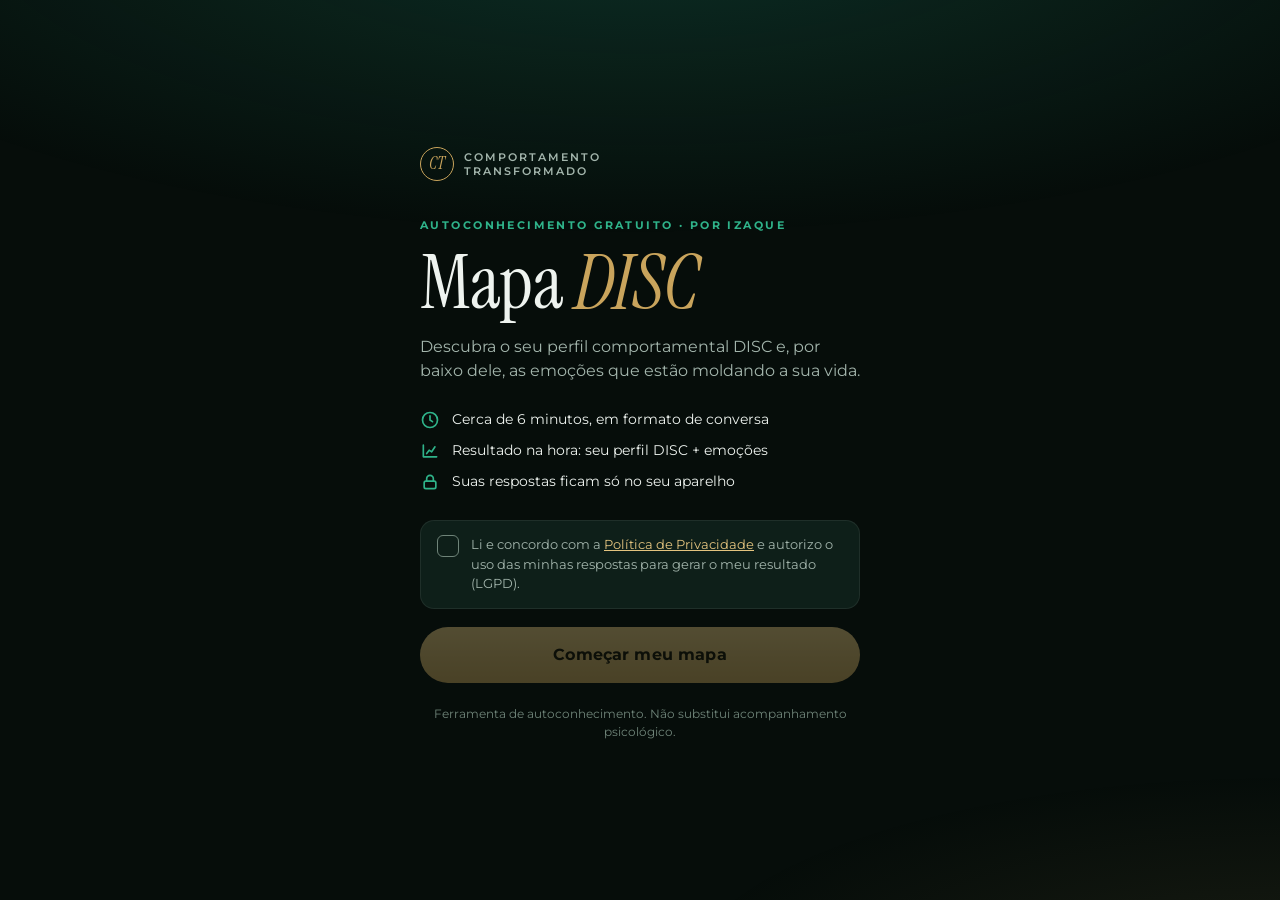
<file: index.html>
<!doctype html>
<html lang="pt-BR">
<head>
<meta charset="utf-8">
<meta name="viewport" content="width=device-width, initial-scale=1, viewport-fit=cover">
<title>Mapa DISC · Izaque · Comportamento Transformado</title>
<meta name="description" content="Descubra o seu perfil DISC e as emoções por trás dele. Ferramenta de autoconhecimento com resultado na hora.">
<meta name="theme-color" content="#060D0A">
<!-- Open Graph: URLs absolutas (Instagram/WhatsApp não leem caminho relativo). Se mudar o domínio, troque https://izaquesoul-alt.github.io/mapa-disc/ em todas as ocorrências. -->
<meta property="og:type" content="website">
<meta property="og:locale" content="pt_BR">
<meta property="og:site_name" content="Comportamento Transformado">
<meta property="og:title" content="Mapa DISC · Descubra o seu perfil e o que move você">
<meta property="og:description" content="Seu perfil DISC e as emoções por trás dele. Ferramenta de autoconhecimento, com resultado na hora. Por Izaque.">
<meta property="og:image" content="https://izaquesoul-alt.github.io/mapa-disc/og.png">
<meta property="og:image:width" content="1200">
<meta property="og:image:height" content="630">
<meta property="og:image:alt" content="Mapa DISC, por Izaque">
<meta property="og:url" content="https://izaquesoul-alt.github.io/mapa-disc/">
<link rel="canonical" href="https://izaquesoul-alt.github.io/mapa-disc/">
<meta name="twitter:card" content="summary_large_image">
<meta name="twitter:title" content="Mapa DISC · Descubra o seu perfil e o que move você">
<meta name="twitter:description" content="Seu perfil DISC e as emoções por trás dele, com resultado na hora.">
<meta name="twitter:image" content="https://izaquesoul-alt.github.io/mapa-disc/og.png">
<link rel="preload" href="fonts/Montserrat-Variable.woff2" as="font" type="font/woff2" crossorigin>
<link rel="preload" href="fonts/InstrumentSerif-Italic.woff2" as="font" type="font/woff2" crossorigin>
<link rel="icon" href="data:image/svg+xml,%3Csvg xmlns='http://www.w3.org/2000/svg' viewBox='0 0 64 64'%3E%3Ccircle cx='32' cy='32' r='30' fill='%230C3B2E' stroke='%23C9A45C' stroke-width='3'/%3E%3Ctext x='32' y='43' text-anchor='middle' font-family='Georgia' font-style='italic' font-size='32' fill='%23E4C47F'%3EM%3C/text%3E%3C/svg%3E">
<link rel="stylesheet" href="styles.css?v=6">
</head>
<body>

<!-- 1. Boas-vindas + consentimento -->
<main id="welcome" class="screen active" aria-labelledby="w-title">
  <div class="welcome-inner">
    <div class="brand">
      <div class="brand-mark" aria-hidden="true">CT</div>
      <div class="brand-name">Comportamento<br>Transformado</div>
    </div>
    <div class="eyebrow">Autoconhecimento gratuito · por Izaque</div>
    <h1 id="w-title" class="welcome-title">Mapa <em>DISC</em></h1>
    <p class="welcome-sub">Descubra o seu perfil comportamental DISC e, por baixo dele, as emoções que estão moldando a sua vida.</p>
    <ul class="perks">
      <li><svg viewBox="0 0 24 24" fill="none" stroke="currentColor" stroke-width="2" stroke-linecap="round"><circle cx="12" cy="12" r="9"/><path d="M12 7v5l3 2"/></svg><span id="w-time">Cerca de 5 minutos, em formato de conversa</span></li>
      <li><svg viewBox="0 0 24 24" fill="none" stroke="currentColor" stroke-width="2" stroke-linecap="round" stroke-linejoin="round"><path d="M4 19V5M4 19h16M8 15l3-4 3 2 4-6"/></svg><span>Resultado na hora: seu perfil DISC + emoções</span></li>
      <li><svg viewBox="0 0 24 24" fill="none" stroke="currentColor" stroke-width="2" stroke-linecap="round" stroke-linejoin="round"><rect x="5" y="11" width="14" height="9" rx="2"/><path d="M8 11V8a4 4 0 0 1 8 0v3"/></svg><span>Suas respostas ficam só no seu aparelho</span></li>
    </ul>
    <label class="consent">
      <input type="checkbox" id="consent">
      <span>Li e concordo com a <a href="privacidade.html" target="_blank" rel="noopener">Política de Privacidade</a> e autorizo o uso das minhas respostas para gerar o meu resultado (LGPD).</span>
    </label>
    <div class="resume" id="start-area">
      <button class="btn btn-gold btn-block" id="btn-start" disabled>Começar meu mapa</button>
    </div>
    <p class="welcome-foot">Ferramenta de autoconhecimento. Não substitui acompanhamento psicológico.</p>
  </div>
</main>

<!-- 2. Chat -->
<section id="chat" class="screen" aria-label="Conversa com Izaque">
  <header class="chat-head">
    <div class="head-row">
      <button class="icon-btn" id="btn-back" aria-label="Voltar uma pergunta" disabled>
        <svg viewBox="0 0 24 24" fill="none" stroke="currentColor" stroke-width="2.2" stroke-linecap="round" stroke-linejoin="round"><path d="M15 5l-7 7 7 7"/></svg>
      </button>
      <div class="avatar" id="avatar" aria-hidden="true">I</div>
      <div class="who">
        <div class="who-name">Izaque</div>
        <div class="who-status" id="status" aria-live="polite">online</div>
      </div>
    </div>
    <div class="progress-wrap">
      <div class="progress-meta"><span id="prog-section">&nbsp;</span><span id="prog-count"></span></div>
      <div class="progress" role="progressbar" aria-valuemin="0" aria-valuemax="100" aria-valuenow="0" id="progress"><div class="progress-bar" id="progress-bar"></div></div>
    </div>
  </header>
  <div class="log" id="log" aria-live="polite"></div>
  <div class="composer" id="composer" hidden></div>
</section>

<!-- 3. Resultado -->
<main id="result" class="screen" aria-label="Seu resultado"></main>

<script src="data.js?v=6"></script>
<script src="app.js?v=6"></script>
</body>
</html>
</file>
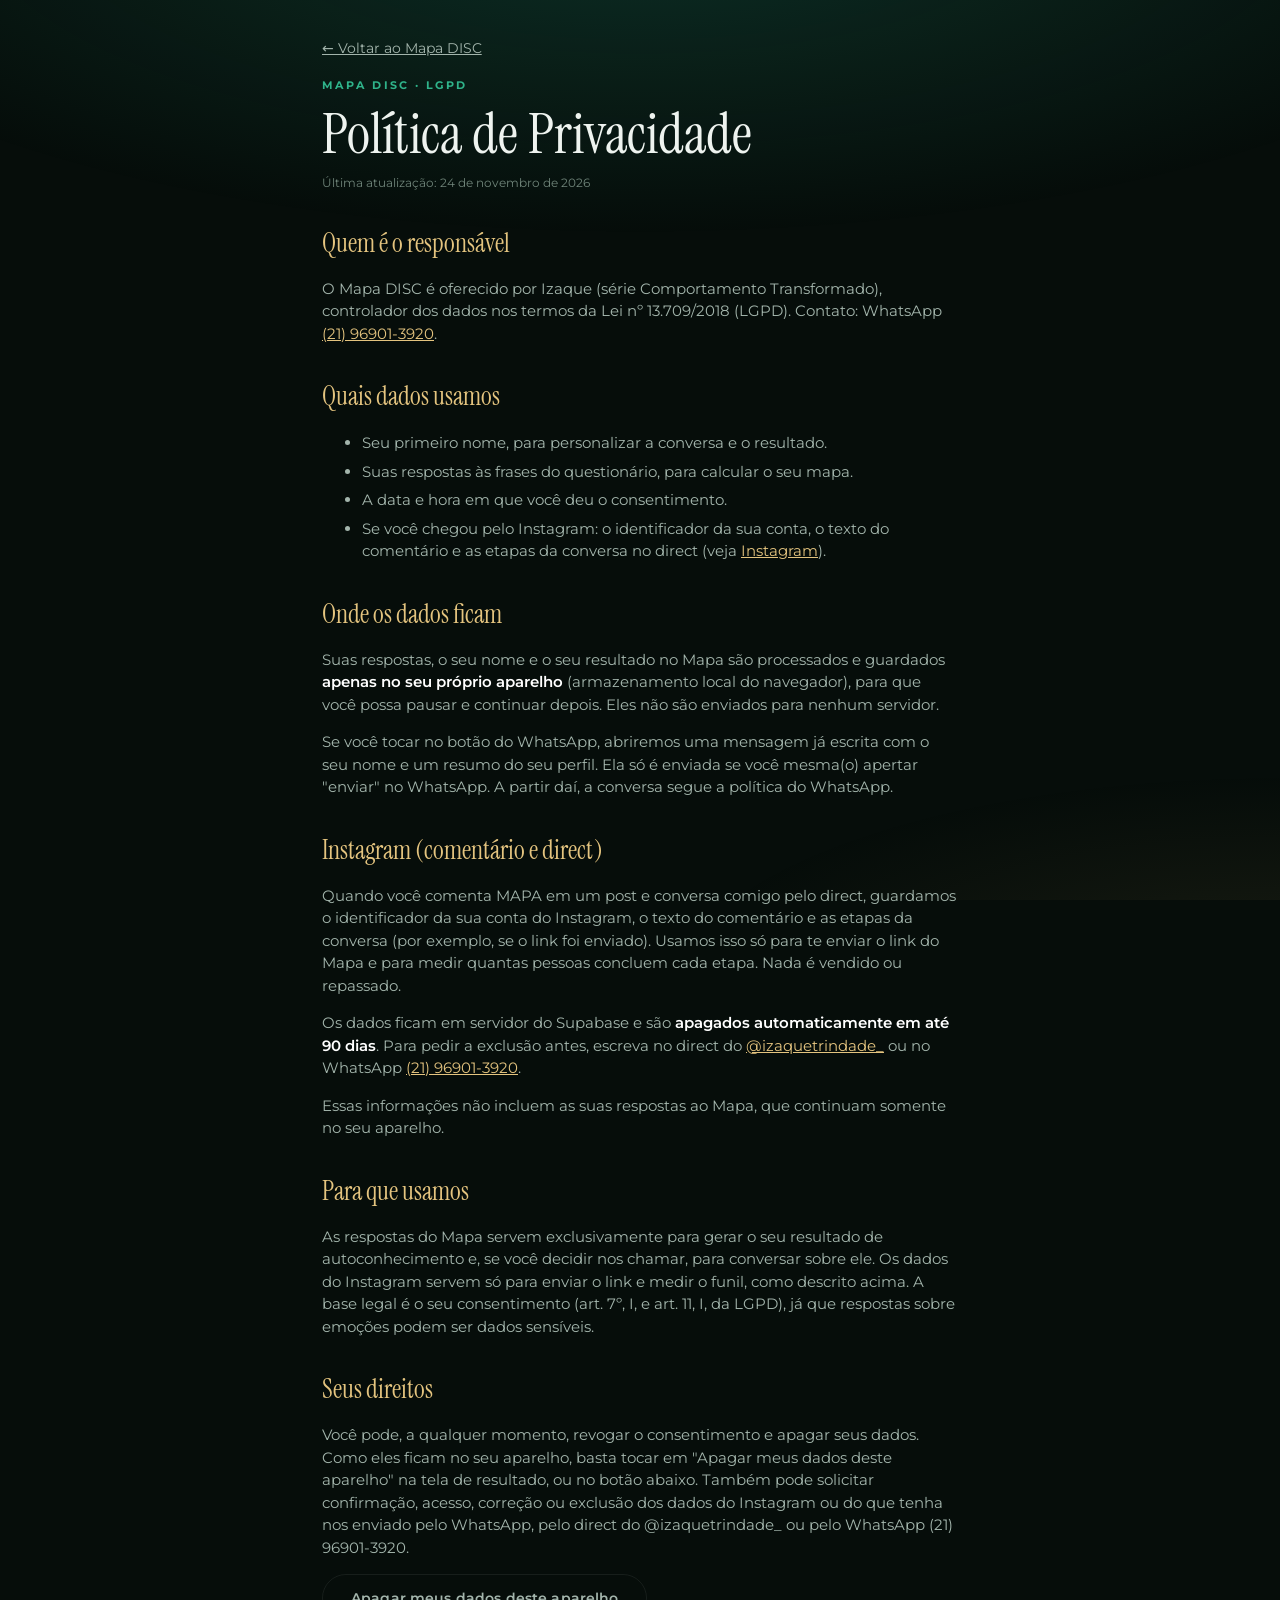
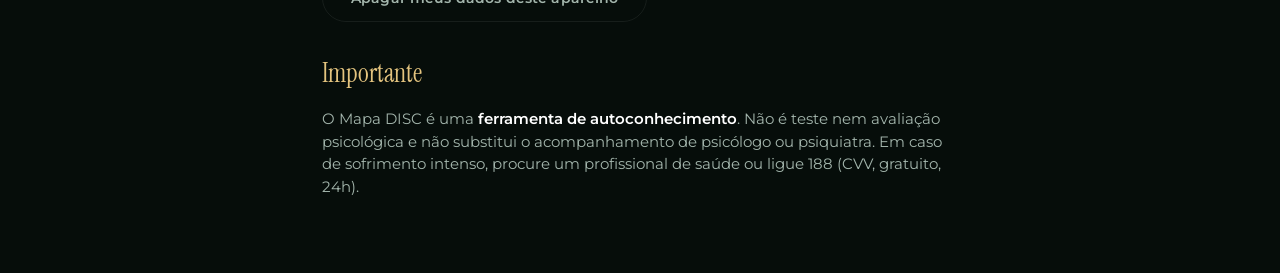
<file: privacidade.html>
<!doctype html>
<html lang="pt-BR">
<head>
<meta charset="utf-8">
<meta name="viewport" content="width=device-width, initial-scale=1, viewport-fit=cover">
<title>Política de Privacidade · Mapa DISC</title>
<meta name="theme-color" content="#060D0A">
<meta name="description" content="Política de Privacidade do Mapa DISC e da automação do Instagram (comentário e direct).">
<link rel="canonical" href="https://izaquesoul-alt.github.io/mapa-disc/privacidade.html">
<link rel="stylesheet" href="styles.css?v=6">
<style>
  /* fallback mínimo: a página abre legível mesmo sem styles.css */
  body { margin: 0; background: #060D0A; color: #EEF3EF; font-family: Montserrat, system-ui, Arial, sans-serif; line-height: 1.5; }
  a { color: #E4C47F; }
  .policy { max-width: 680px; margin: 0 auto; padding: 36px 22px 60px; }
  .policy h1 { font-family: var(--serif); font-weight: 400; font-size: clamp(40px, 10vw, 56px); line-height: 1; margin: 12px 0 8px; }
  .policy h2 { font-family: var(--serif); font-weight: 400; font-size: 26px; margin: 32px 0 6px; color: var(--gold-hi); }
  .policy p, .policy li { color: var(--muted); font-size: 15px; }
  .policy li { margin-bottom: 6px; }
  .policy .upd { font-size: 12px; color: var(--dim); }
  .policy .back { display: inline-block; margin-bottom: 18px; color: var(--muted); font-size: 14px; }
  .todo { background: rgba(201,164,92,.12); color: var(--gold-hi); padding: 0 4px; border-radius: 4px; }
</style>
</head>
<body>
<main class="policy">
  <a class="back" href="index.html">← Voltar ao Mapa DISC</a>
  <div class="eyebrow">Mapa DISC · LGPD</div>
  <h1>Política de Privacidade</h1>
  <p class="upd">Última atualização: 24 de novembro de 2026</p>

  <h2>Quem é o responsável</h2>
  <p>O Mapa DISC é oferecido por Izaque (série Comportamento Transformado), controlador dos dados nos termos da Lei nº 13.709/2018 (LGPD). Contato: WhatsApp <a href="https://wa.me/5521969013920">(21) 96901-3920</a>.</p>

  <h2>Quais dados usamos</h2>
  <ul>
    <li>Seu primeiro nome, para personalizar a conversa e o resultado.</li>
    <li>Suas respostas às frases do questionário, para calcular o seu mapa.</li>
    <li>A data e hora em que você deu o consentimento.</li>
    <li>Se você chegou pelo Instagram: o identificador da sua conta, o texto do comentário e as etapas da conversa no direct (veja <a href="#instagram">Instagram</a>).</li>
  </ul>

  <h2>Onde os dados ficam</h2>
  <p>Suas respostas, o seu nome e o seu resultado no Mapa são processados e guardados <b>apenas no seu próprio aparelho</b> (armazenamento local do navegador), para que você possa pausar e continuar depois. Eles não são enviados para nenhum servidor.</p>
  <p>Se você tocar no botão do WhatsApp, abriremos uma mensagem já escrita com o seu nome e um resumo do seu perfil. Ela só é enviada se você mesma(o) apertar "enviar" no WhatsApp. A partir daí, a conversa segue a política do WhatsApp.</p>

  <h2 id="instagram">Instagram (comentário e direct)</h2>
  <p>Quando você comenta MAPA em um post e conversa comigo pelo direct, guardamos o identificador da sua conta do Instagram, o texto do comentário e as etapas da conversa (por exemplo, se o link foi enviado). Usamos isso só para te enviar o link do Mapa e para medir quantas pessoas concluem cada etapa. Nada é vendido ou repassado.</p>
  <p>Os dados ficam em servidor do Supabase e são <b>apagados automaticamente em até 90 dias</b>. Para pedir a exclusão antes, escreva no direct do <a href="https://instagram.com/izaquetrindade_" target="_blank" rel="noopener">@izaquetrindade_</a> ou no WhatsApp <a href="https://wa.me/5521969013920">(21) 96901-3920</a>.</p>
  <p>Essas informações não incluem as suas respostas ao Mapa, que continuam somente no seu aparelho.</p>

  <h2>Para que usamos</h2>
  <p>As respostas do Mapa servem exclusivamente para gerar o seu resultado de autoconhecimento e, se você decidir nos chamar, para conversar sobre ele. Os dados do Instagram servem só para enviar o link e medir o funil, como descrito acima. A base legal é o seu consentimento (art. 7º, I, e art. 11, I, da LGPD), já que respostas sobre emoções podem ser dados sensíveis.</p>

  <h2>Seus direitos</h2>
  <p>Você pode, a qualquer momento, revogar o consentimento e apagar seus dados. Como eles ficam no seu aparelho, basta tocar em "Apagar meus dados deste aparelho" na tela de resultado, ou no botão abaixo. Também pode solicitar confirmação, acesso, correção ou exclusão dos dados do Instagram ou do que tenha nos enviado pelo WhatsApp, pelo direct do @izaquetrindade_ ou pelo WhatsApp (21) 96901-3920.</p>
  <p><button class="btn btn-ghost" id="erase">Apagar meus dados deste aparelho</button> <span id="erased" style="font-size:13px;color:var(--emerald-hi)"></span></p>

  <h2>Importante</h2>
  <p>O Mapa DISC é uma <b>ferramenta de autoconhecimento</b>. Não é teste nem avaliação psicológica e não substitui o acompanhamento de psicólogo ou psiquiatra. Em caso de sofrimento intenso, procure um profissional de saúde ou ligue 188 (CVV, gratuito, 24h).</p>
</main>
<script>
document.getElementById("erase").addEventListener("click", function () {
  try { Object.keys(localStorage).forEach(function (k) { if (k.indexOf("mapaEmocional:") === 0) localStorage.removeItem(k); }); } catch (e) {}
  document.getElementById("erased").textContent = "Pronto, dados apagados.";
});
</script>
</body>
</html>
</file>
<file: styles.css>
/* Mapa Emocional · Comportamento Transformado */
@font-face { font-family: "Instrument Serif"; src: url(fonts/InstrumentSerif-Regular.woff2) format("woff2"); font-style: normal; font-weight: 400; font-display: swap; }
@font-face { font-family: "Instrument Serif"; src: url(fonts/InstrumentSerif-Italic.woff2) format("woff2"); font-style: italic; font-weight: 400; font-display: swap; }
@font-face { font-family: "Montserrat"; src: url(fonts/Montserrat-Variable.woff2) format("woff2"); font-weight: 100 900; font-style: normal; font-display: swap; }

:root {
  --bg: #060D0A;
  --bg-2: #0A1712;
  --card: #0E1F19;
  --card-2: #132A22;
  --line: rgba(201, 164, 92, .16);
  --line-soft: rgba(255, 255, 255, .07);
  --emerald: #1F8A6E;
  --emerald-hi: #2FB38A;
  --emerald-deep: #0C3B2E;
  --gold: #C9A45C;
  --gold-hi: #E4C47F;
  --text: #EEF3EF;
  --muted: #A3B5AC;
  --dim: #6F8479;
  --serif: "Instrument Serif", "Iowan Old Style", "Palatino Linotype", Georgia, serif;
  --sans: "Montserrat", system-ui, -apple-system, "Segoe UI", Roboto, Arial, sans-serif;
  --radius: 18px;
  --vh: 100vh;
}
@supports (height: 100dvh) { :root { --vh: 100dvh; } }

* { box-sizing: border-box; }
html, body { margin: 0; height: 100%; }
body {
  background: var(--bg);
  color: var(--text);
  font-family: var(--sans);
  font-size: 16px;
  line-height: 1.5;
  -webkit-font-smoothing: antialiased;
  -webkit-tap-highlight-color: transparent;
}
body::before {
  content: ""; position: fixed; inset: 0; z-index: -1; pointer-events: none;
  background:
    radial-gradient(120% 60% at 50% -10%, rgba(31, 138, 110, .28), transparent 60%),
    radial-gradient(80% 40% at 100% 110%, rgba(201, 164, 92, .10), transparent 60%);
}
b, strong { font-weight: 600; color: #fff; }
a { color: var(--gold-hi); }
button { font: inherit; color: inherit; cursor: pointer; }
.screen { display: none; }
.screen.active { display: flex; }
.eyebrow {
  font-size: 11px; font-weight: 700; letter-spacing: .22em; text-transform: uppercase; color: var(--emerald-hi);
}
.serif { font-family: var(--serif); font-weight: 400; }
.gold { color: var(--gold); }

/* ---------- Botões ---------- */
.btn {
  display: inline-flex; align-items: center; justify-content: center; gap: 10px;
  min-height: 56px; padding: 0 28px; border: 0; border-radius: 999px;
  font-weight: 700; font-size: 16px; letter-spacing: .01em; text-decoration: none;
  transition: transform .15s ease, filter .2s ease, opacity .2s;
}
.btn:active { transform: scale(.98); }
.btn-gold {
  background: linear-gradient(180deg, var(--gold-hi), var(--gold));
  color: #1A1408; box-shadow: 0 10px 30px -10px rgba(201, 164, 92, .6);
}
.btn-gold:hover { filter: brightness(1.06); }
.btn-gold[disabled] { opacity: .35; box-shadow: none; cursor: not-allowed; }
.btn-ghost { background: transparent; color: var(--muted); border: 1px solid var(--line-soft); min-height: 48px; font-weight: 600; font-size: 14px; }
.btn-block { width: 100%; }

/* ---------- Tela inicial ---------- */
#welcome { min-height: var(--vh); flex-direction: column; align-items: center; justify-content: center; padding: 32px 22px 28px; }
.welcome-inner { width: 100%; max-width: 440px; }
.brand { display: flex; align-items: center; gap: 10px; margin-bottom: 36px; }
.brand-mark {
  width: 34px; height: 34px; border-radius: 50%; display: grid; place-items: center;
  border: 1px solid var(--gold); color: var(--gold); font-family: var(--serif); font-style: italic; font-size: 17px;
}
.brand-name { font-size: 11px; font-weight: 600; letter-spacing: .18em; text-transform: uppercase; color: var(--muted); line-height: 1.3; }
.welcome-title { font-family: var(--serif); font-weight: 400; font-size: clamp(54px, 15vw, 76px); line-height: .92; margin: 14px 0 18px; letter-spacing: -.01em; }
.welcome-title em { color: var(--gold); }
.welcome-sub { color: var(--muted); font-size: 16px; margin: 0 0 26px; }
.perks { list-style: none; padding: 0; margin: 0 0 28px; display: grid; gap: 10px; }
.perks li { display: flex; align-items: center; gap: 12px; font-size: 14px; color: var(--text); }
.perks svg { flex: none; width: 20px; height: 20px; color: var(--emerald-hi); }
.consent {
  display: flex; gap: 12px; align-items: flex-start; padding: 14px 16px; margin-bottom: 18px;
  background: var(--card); border: 1px solid var(--line-soft); border-radius: 14px; font-size: 13px; color: var(--muted); cursor: pointer;
}
.consent input { appearance: none; -webkit-appearance: none; flex: none; width: 22px; height: 22px; margin: 0; border-radius: 6px; border: 1.5px solid var(--dim); background: transparent; display: grid; place-items: center; cursor: pointer; }
.consent input:checked { background: var(--emerald); border-color: var(--emerald-hi); }
.consent input:checked::after { content: ""; width: 6px; height: 11px; border: solid #fff; border-width: 0 2px 2px 0; transform: translateY(-1px) rotate(45deg); }
.consent input:focus-visible { outline: 2px solid var(--gold); outline-offset: 2px; }
.resume { display: grid; gap: 10px; }
.welcome-foot { margin-top: 22px; font-size: 12px; color: var(--dim); text-align: center; }
.welcome-foot a { color: var(--muted); }

/* ---------- Chat ---------- */
#chat { height: var(--vh); flex-direction: column; max-width: 620px; margin: 0 auto; }
.chat-head { flex: none; padding: 12px 14px 0; background: linear-gradient(var(--bg) 70%, transparent); position: relative; z-index: 2; }
.head-row { display: flex; align-items: center; gap: 12px; }
.icon-btn { width: 40px; height: 40px; border-radius: 50%; border: 1px solid var(--line-soft); background: var(--card); display: grid; place-items: center; flex: none; transition: opacity .2s; }
.icon-btn[disabled] { opacity: .3; cursor: default; }
.icon-btn svg { width: 18px; height: 18px; }
.avatar { width: 42px; height: 42px; border-radius: 50%; flex: none; display: grid; place-items: center; background: radial-gradient(circle at 30% 30%, var(--emerald-hi), var(--emerald-deep)); border: 1.5px solid var(--gold); font-family: var(--serif); font-style: italic; font-size: 20px; color: #fff; overflow: hidden; }
.avatar img { width: 100%; height: 100%; object-fit: cover; }
.who { flex: 1; min-width: 0; }
.who-name { font-weight: 700; font-size: 15px; }
.who-status { font-size: 12px; color: var(--emerald-hi); }
.progress-wrap { padding: 12px 2px 10px; }
.progress-meta { display: flex; justify-content: space-between; font-size: 11px; color: var(--dim); font-weight: 600; letter-spacing: .06em; margin-bottom: 6px; }
.progress { height: 4px; border-radius: 4px; background: var(--line-soft); overflow: hidden; }
.progress-bar { height: 100%; width: 0; background: linear-gradient(90deg, var(--emerald), var(--gold)); border-radius: 4px; transition: width .5s cubic-bezier(.2, .8, .2, 1); }

.log { flex: 1; overflow-y: auto; padding: 8px 14px 20px; display: flex; flex-direction: column; gap: 8px; overscroll-behavior: contain; scroll-behavior: smooth; }
.bubble { max-width: 86%; padding: 12px 16px; border-radius: 20px; font-size: 15.5px; line-height: 1.45; animation: pop .28s cubic-bezier(.2, .9, .3, 1.2) both; overflow-wrap: anywhere; }
.bubble.instant { animation: none; }
.bubble.izq { align-self: flex-start; background: var(--card-2); border: 1px solid var(--line-soft); border-bottom-left-radius: 6px; }
.bubble.izq.q { font-family: var(--serif); font-size: 21px; line-height: 1.25; border-color: var(--line); background: linear-gradient(160deg, #15352B, #0F241D); }
.bubble.me { align-self: flex-end; background: linear-gradient(180deg, var(--gold-hi), var(--gold)); color: #1A1408; font-weight: 600; border-bottom-right-radius: 6px; }
.bubble + .bubble.me, .bubble.me + .bubble.izq { margin-top: 6px; }
.divider { align-self: center; margin: 18px 0 8px; padding: 6px 14px; border-radius: 999px; border: 1px solid var(--line); font-size: 11px; font-weight: 700; letter-spacing: .14em; text-transform: uppercase; color: var(--gold); background: rgba(201, 164, 92, .05); animation: pop .3s both; }
.divider.instant { animation: none; }
.typing { align-self: flex-start; padding: 14px 18px; background: var(--card-2); border: 1px solid var(--line-soft); border-radius: 20px; border-bottom-left-radius: 6px; display: flex; gap: 5px; }
.typing i { width: 7px; height: 7px; border-radius: 50%; background: var(--muted); animation: blink 1.1s infinite; }
.typing i:nth-child(2) { animation-delay: .15s; }
.typing i:nth-child(3) { animation-delay: .3s; }
@keyframes blink { 0%, 60%, 100% { opacity: .25; transform: translateY(0); } 30% { opacity: 1; transform: translateY(-3px); } }
@keyframes pop { from { opacity: 0; transform: translateY(8px) scale(.97); } to { opacity: 1; transform: none; } }

.composer { flex: none; padding: 10px 14px calc(14px + env(safe-area-inset-bottom)); border-top: 1px solid var(--line-soft); background: rgba(6, 13, 10, .92); backdrop-filter: blur(10px); -webkit-backdrop-filter: blur(10px); }
.composer[hidden] { display: none; }
.likert { display: grid; gap: 7px; animation: pop .3s both; }
.likert button {
  display: flex; align-items: center; gap: 12px; min-height: 48px; padding: 8px 16px; text-align: left;
  border-radius: 14px; border: 1px solid var(--line-soft); background: var(--card); font-size: 14.5px; font-weight: 500;
  transition: background .15s, border-color .15s, transform .1s;
}
.likert button:hover { border-color: var(--line); background: var(--card-2); }
.likert button:active, .likert button.sel { transform: scale(.985); background: var(--emerald-deep); border-color: var(--emerald-hi); }
.likert .dot { flex: none; border-radius: 50%; border: 2px solid var(--emerald-hi); }
.likert .dot { --d: 18px; width: var(--d); height: var(--d); margin: 0 calc((20px - var(--d)) / 2); }
.likert button[data-v="2"] .dot, .likert button[data-v="4"] .dot { --d: 14px; }
.likert button[data-v="3"] .dot { --d: 10px; border-color: var(--dim); }
.likert button[data-v="4"] .dot, .likert button[data-v="5"] .dot { border-color: var(--gold); }
.likert button[data-v="5"] .dot { background: var(--gold); }
.likert button[data-v="1"] .dot { background: var(--emerald-hi); }
.name-form { display: flex; gap: 8px; animation: pop .3s both; }
.name-form input {
  flex: 1; min-width: 0; height: 54px; padding: 0 18px; border-radius: 999px; border: 1px solid var(--line);
  background: var(--card); color: var(--text); font: inherit; font-size: 16px; outline: none;
}
.name-form input:focus { border-color: var(--gold); }
.name-form button { width: 54px; height: 54px; border-radius: 50%; border: 0; flex: none; background: linear-gradient(180deg, var(--gold-hi), var(--gold)); color: #1A1408; display: grid; place-items: center; }
.name-form button svg { width: 20px; height: 20px; }

/* ---------- Resultado ---------- */
#result { flex-direction: column; align-items: center; padding: 28px 18px 48px; }
.res { width: 100%; max-width: 1080px; }
.res-hero { max-width: 720px; margin: 8px auto 28px; text-align: center; }
.res-hero h1 { font-family: var(--serif); font-weight: 400; font-size: clamp(40px, 10vw, 64px); line-height: 1; margin: 12px 0 18px; }
.res-hero h1 em { color: var(--gold); }
.summary { font-size: 17px; color: var(--text); line-height: 1.6; padding: 22px; border-radius: var(--radius); background: linear-gradient(160deg, #13342A, #0C1E18); border: 1px solid var(--line); text-align: left; }
.grid { display: grid; gap: 16px; }
.card { background: var(--card); border: 1px solid var(--line-soft); border-radius: var(--radius); padding: 22px 20px; }
.card h2 { font-family: var(--serif); font-weight: 400; font-size: 28px; line-height: 1.1; margin: 6px 0 4px; }
.card .lead { color: var(--muted); font-size: 13.5px; margin: 0 0 16px; }
.radar-wrap { display: flex; justify-content: center; }
.radar { width: 100%; max-width: 380px; height: auto; overflow: visible; }
.radar .grid-ring { fill: none; stroke: rgba(255, 255, 255, .08); }
.radar .axis { stroke: rgba(255, 255, 255, .08); }
.radar .shape { fill: rgba(47, 179, 138, .28); stroke: var(--gold); stroke-width: 2; stroke-linejoin: round; transform-box: view-box; transform-origin: 180px 175px; animation: grow 1s cubic-bezier(.2, .8, .2, 1) .2s both; }
.radar .pt { fill: var(--gold-hi); stroke: var(--bg); stroke-width: 2; animation: fade .4s 1s both; }
.radar .lbl { fill: var(--text); font-family: var(--sans); font-size: 13px; font-weight: 600; }
.radar .val { fill: var(--gold); font-family: var(--sans); font-size: 13px; font-weight: 700; }
@keyframes grow { from { transform: scale(0); opacity: 0; } to { transform: scale(1); opacity: 1; } }
@keyframes fade { from { opacity: 0; } to { opacity: 1; } }
.trait-list { list-style: none; margin: 18px 0 0; padding: 0; display: grid; gap: 10px; }
.trait-list li { display: flex; justify-content: space-between; gap: 12px; font-size: 13.5px; padding-top: 10px; border-top: 1px solid var(--line-soft); }
.trait-list span:first-child { color: var(--muted); }
.trait-list b { color: var(--text); }
.trait-list .num { color: var(--gold); font-weight: 700; font-variant-numeric: tabular-nums; }
.bars { display: grid; gap: 18px; }
.bar-top { display: flex; justify-content: space-between; align-items: baseline; gap: 12px; margin-bottom: 7px; }
.bar-name { font-weight: 600; font-size: 15px; }
.bar-pct { font-weight: 800; font-size: 18px; font-variant-numeric: tabular-nums; }
.bar-track { height: 10px; border-radius: 10px; background: rgba(255, 255, 255, .06); overflow: hidden; }
.bar-fill { height: 100%; border-radius: 10px; transform-origin: left center; animation: barIn 1.2s cubic-bezier(.2, .8, .2, 1) .3s both; }
@keyframes barIn { from { transform: scaleX(0); } to { transform: scaleX(1); } }
.bar-desc { font-size: 12.5px; color: var(--dim); margin-top: 6px; }
.section-title { display: flex; align-items: center; gap: 10px; margin: 34px 0 14px; }
.section-title h2 { font-family: var(--serif); font-weight: 400; font-size: 32px; margin: 0; }
.section-title .ic { width: 34px; height: 34px; border-radius: 50%; display: grid; place-items: center; flex: none; }
.section-title .ic svg { width: 18px; height: 18px; }
.ic-strong { background: rgba(47, 179, 138, .14); color: var(--emerald-hi); }
.ic-weak { background: rgba(217, 120, 95, .14); color: #E79A84; }
.ic-impact { background: rgba(201, 164, 92, .14); color: var(--gold); }
.tiles { display: grid; gap: 12px; }
.tile { background: var(--card); border: 1px solid var(--line-soft); border-left: 3px solid var(--emerald-hi); border-radius: 14px; padding: 16px 18px; }
.tile.weak { border-left-color: #D9785F; }
.tile.impact { border-left-color: var(--gold); }
.tile .tag { font-size: 10.5px; font-weight: 700; letter-spacing: .16em; text-transform: uppercase; color: var(--dim); }
.tile h3 { font-family: var(--serif); font-weight: 400; font-size: 23px; line-height: 1.15; margin: 4px 0 6px; }
.tile p { margin: 0; color: var(--muted); font-size: 14.5px; }
.cta-box { margin: 40px auto 0; max-width: 640px; text-align: center; padding: 30px 16px; border-radius: 24px; background: radial-gradient(120% 120% at 50% 0%, #17463A, #0B1A15); border: 1px solid var(--line); }
.cta-box h2 { font-family: var(--serif); font-weight: 400; font-size: clamp(30px, 8vw, 40px); line-height: 1.05; margin: 8px 0 10px; }
.cta-box p { color: var(--muted); margin: 0 0 22px; font-size: 15px; }
.cta-box .btn { min-height: 62px; font-size: 16px; padding: 0 18px; white-space: nowrap; }
@media (min-width: 760px) { .cta-box .btn { font-size: 17px; } }
.cta-box .btn svg { width: 22px; height: 22px; }
.disclaimer { max-width: 640px; margin: 26px auto 0; font-size: 12.5px; color: var(--dim); line-height: 1.6; padding: 14px 16px; border: 1px dashed rgba(255, 255, 255, .1); border-radius: 12px; display: flex; gap: 10px; }
.disclaimer svg { flex: none; width: 18px; height: 18px; color: var(--muted); margin-top: 1px; }
.res-foot { margin-top: 26px; display: flex; flex-wrap: wrap; gap: 8px 18px; justify-content: center; font-size: 12.5px; }
.linkish { background: none; border: 0; padding: 0; color: var(--muted); text-decoration: underline; font-size: 12.5px; }
.res-foot a { color: var(--muted); }


/* ---------- Bloco DISC ---------- */
.disc-seal { display: inline-flex; align-items: center; gap: 14px; margin: 0 auto 22px; padding: 10px 22px 10px 10px; border-radius: 999px; border: 1px solid var(--c); background: color-mix(in srgb, var(--c) 14%, transparent); background: rgba(255,255,255,.04); box-shadow: 0 0 0 6px rgba(255,255,255,.02), 0 18px 40px -20px var(--c); }
.seal-k { min-width: 64px; height: 64px; padding: 0 12px; border-radius: 999px; display: grid; place-items: center; background: var(--c); color: #0B0F0D; font-weight: 900; font-size: 28px; letter-spacing: .04em; }
.seal-n { font-family: var(--serif); font-style: italic; font-size: clamp(22px, 6vw, 30px); line-height: 1.1; text-align: left; }
.radar .wedge { transform-box: view-box; transform-origin: 180px 175px; animation: grow .9s cubic-bezier(.2, .8, .2, 1) both; stroke: var(--bg); stroke-width: 2; }
.radar .q-k { font-family: var(--sans); font-weight: 900; font-size: 22px; }
.radar .q-v { fill: var(--muted); font-weight: 700; font-size: 14px; }
.radar .ax { fill: var(--dim); font-family: var(--sans); font-size: 11px; font-weight: 700; letter-spacing: .18em; }
.radar .disc-pt { fill: var(--gold-hi); stroke: #0B0F0D; stroke-width: 3; animation: fade .4s 1s both; filter: drop-shadow(0 0 6px rgba(228, 196, 127, .8)); }
.disc-legend { list-style: none; padding: 0; margin: 16px 0 0; display: grid; grid-template-columns: repeat(4, 1fr); gap: 8px; }
.disc-legend li { display: grid; justify-items: center; gap: 2px; padding: 10px 4px; border-radius: 12px; background: rgba(255,255,255,.03); border-top: 3px solid var(--c); text-align: center; }
.disc-legend b { color: var(--c); font-size: 20px; font-weight: 900; line-height: 1; }
.disc-legend span { font-size: 11px; color: var(--muted); }
.disc-legend em { font-style: normal; font-weight: 800; font-size: 15px; font-variant-numeric: tabular-nums; }
.style-card { border-top: 3px solid var(--c); }
.style-card h2 { color: var(--text); }
.style-text { font-size: 16px; line-height: 1.55; margin: 0 0 18px; }
.style-cols { display: grid; gap: 16px; margin-bottom: 16px; }
.style-cols h3 { font-size: 11px; font-weight: 700; letter-spacing: .16em; text-transform: uppercase; color: var(--dim); margin: 0 0 8px; }
.ticks { list-style: none; padding: 0; margin: 0; display: grid; gap: 7px; }
.ticks li { position: relative; padding-left: 22px; font-size: 14.5px; color: var(--text); }
.ticks li::before { content: ""; position: absolute; left: 2px; top: 5px; width: 6px; height: 11px; border: solid var(--emerald-hi); border-width: 0 2px 2px 0; transform: rotate(45deg); }
.ticks.warn li::before { width: 8px; height: 8px; top: 7px; left: 3px; border: 0; border-radius: 50%; background: #D9785F; transform: none; }
.style-note { margin-top: 10px; padding: 12px 14px; border-radius: 12px; background: rgba(217, 120, 95, .08); font-size: 14.5px; color: var(--text); }
.style-note.grow { background: rgba(47, 179, 138, .09); }
.style-note span { display: block; font-size: 10.5px; font-weight: 700; letter-spacing: .16em; text-transform: uppercase; color: var(--muted); margin-bottom: 3px; }
.layer-title { text-align: center; max-width: 640px; margin: 52px auto 22px; padding-top: 34px; border-top: 1px solid var(--line); }
.layer-title h2 { font-family: var(--serif); font-weight: 400; font-size: clamp(34px, 9vw, 48px); line-height: 1; margin: 10px 0 10px; }
.layer-title h2 em { color: var(--gold); }
.layer-title p { color: var(--muted); margin: 0; font-size: 15px; }
@media (min-width: 760px) { .style-cols { grid-template-columns: 1fr 1fr; } }

@media (min-width: 760px) {
  #welcome { padding: 48px; }
  .grid-2 { grid-template-columns: 1fr 1fr; align-items: start; }
  .tiles { grid-template-columns: repeat(auto-fit, minmax(260px, 1fr)); }
  .log { padding: 8px 20px 24px; }
  .chat-head { padding: 16px 20px 0; }
  .composer { padding: 12px 20px 18px; border: 1px solid var(--line-soft); border-bottom: 0; border-radius: 20px 20px 0 0; }
  .likert { grid-template-columns: repeat(5, 1fr); }
  .likert button { flex-direction: column; justify-content: center; text-align: center; gap: 8px; min-height: 92px; padding: 10px 8px; font-size: 13px; line-height: 1.25; }
  #result { padding-top: 48px; }
  .card { padding: 26px; }
}
@media (prefers-reduced-motion: reduce) {
  *, *::before, *::after { animation-duration: .01ms !important; transition-duration: .01ms !important; }
}
</file>
